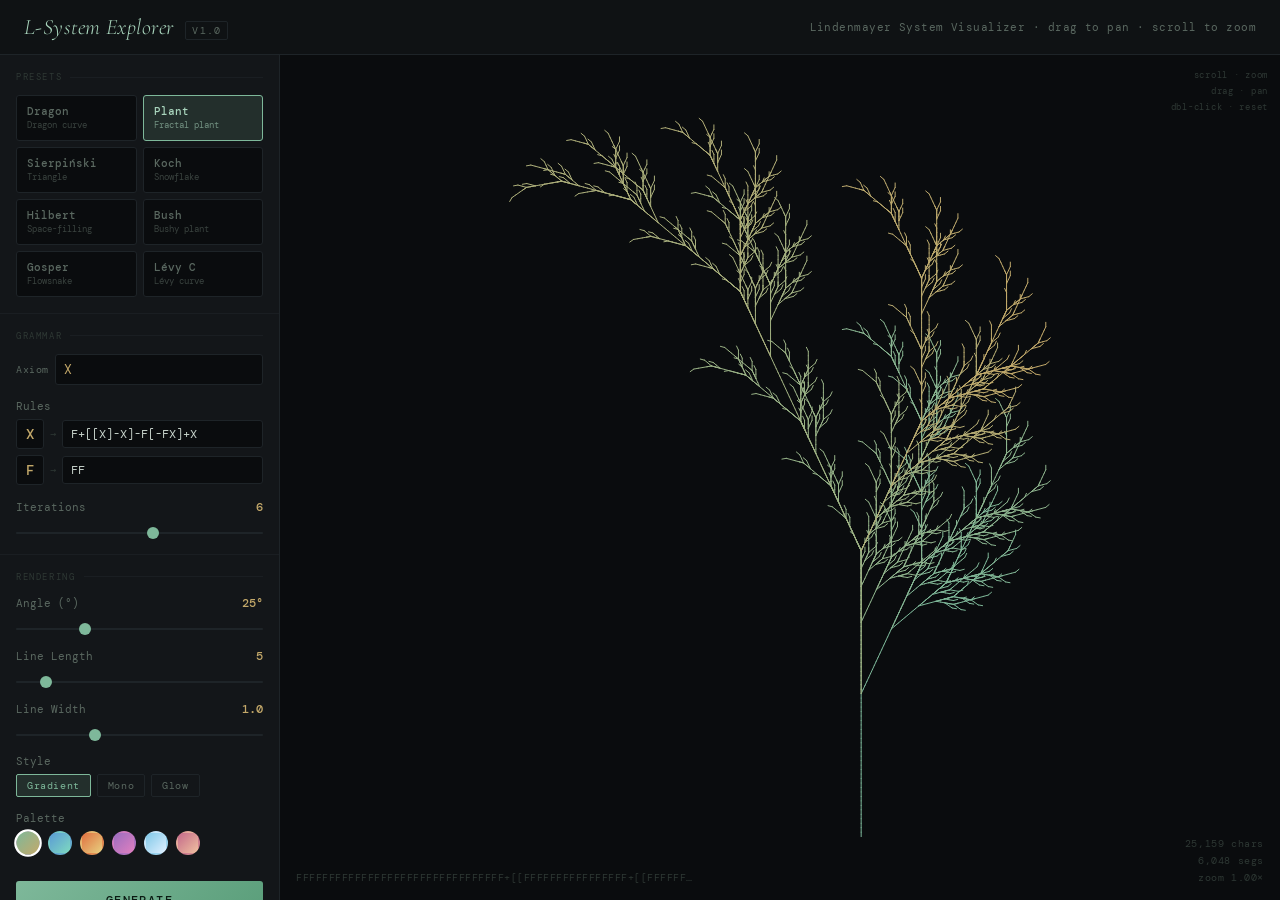
<file: index.html>
<!DOCTYPE html>
<html lang="en">
<head>
<meta charset="UTF-8">
<meta name="viewport" content="width=device-width, initial-scale=1.0">
<title>L-System Explorer</title>
<link href="https://fonts.googleapis.com/css2?family=DM+Mono:ital,wght@0,300;0,400;0,500;1,300&family=Cormorant+Garamond:ital,wght@0,300;0,400;1,300&display=swap" rel="stylesheet">
<style>
  *, *::before, *::after { box-sizing: border-box; margin: 0; padding: 0; }

  :root {
    --bg: #0a0c0e;
    --surface: #0f1214;
    --panel: #131619;
    --border: #1e2428;
    --border-soft: #1a1e22;
    --text: #c8d4cc;
    --text-dim: #5a6860;
    --text-faint: #2e3834;
    --accent: #7eb89a;
    --accent-bright: #a8d4bc;
    --accent-glow: rgba(126, 184, 154, 0.15);
    --gold: #c4a96a;
    --gold-dim: #6b5a32;
    --red: #c46a6a;
    --mono: 'DM Mono', monospace;
    --serif: 'Cormorant Garamond', serif;
  }

  html, body {
    height: 100%;
    background: var(--bg);
    color: var(--text);
    font-family: var(--mono);
    font-size: 13px;
    overflow: hidden;
  }

  body { display: flex; flex-direction: column; }

  /* Header */
  header {
    display: flex;
    align-items: center;
    justify-content: space-between;
    padding: 14px 24px;
    border-bottom: 1px solid var(--border);
    background: var(--surface);
    flex-shrink: 0;
    gap: 16px;
  }

  .header-left {
    display: flex;
    align-items: baseline;
    gap: 12px;
  }

  h1 {
    font-family: var(--serif);
    font-weight: 300;
    font-style: italic;
    font-size: 22px;
    color: var(--accent-bright);
    letter-spacing: 0.02em;
    white-space: nowrap;
  }

  .version-tag {
    font-size: 10px;
    color: var(--text-dim);
    letter-spacing: 0.12em;
    text-transform: uppercase;
    border: 1px solid var(--border);
    padding: 2px 6px;
    border-radius: 2px;
  }

  .header-info {
    font-size: 11px;
    color: var(--text-dim);
    letter-spacing: 0.04em;
  }

  /* Main layout */
  .main {
    display: flex;
    flex: 1;
    overflow: hidden;
  }

  /* Left panel */
  .panel {
    width: 280px;
    flex-shrink: 0;
    background: var(--panel);
    border-right: 1px solid var(--border);
    display: flex;
    flex-direction: column;
    overflow: hidden;
  }

  .panel-section {
    border-bottom: 1px solid var(--border-soft);
    padding: 16px;
  }

  .panel-section:last-child { border-bottom: none; flex: 1; overflow-y: auto; }

  .section-label {
    font-size: 9px;
    letter-spacing: 0.18em;
    text-transform: uppercase;
    color: var(--text-faint);
    margin-bottom: 12px;
    display: flex;
    align-items: center;
    gap: 8px;
  }
  .section-label::after {
    content: '';
    flex: 1;
    height: 1px;
    background: var(--border-soft);
  }

  /* Presets */
  .preset-grid {
    display: grid;
    grid-template-columns: 1fr 1fr;
    gap: 6px;
  }

  .preset-btn {
    background: var(--bg);
    border: 1px solid var(--border);
    color: var(--text-dim);
    font-family: var(--mono);
    font-size: 11px;
    padding: 8px 10px;
    cursor: pointer;
    border-radius: 3px;
    text-align: left;
    transition: all 0.15s;
    line-height: 1.3;
  }

  .preset-btn:hover {
    border-color: var(--accent);
    color: var(--accent);
    background: var(--accent-glow);
  }

  .preset-btn.active {
    border-color: var(--accent);
    color: var(--accent-bright);
    background: var(--accent-glow);
  }

  .preset-name {
    display: block;
    font-weight: 500;
  }
  .preset-desc {
    display: block;
    font-size: 9px;
    opacity: 0.6;
    margin-top: 2px;
  }

  /* Controls */
  .control-group {
    margin-bottom: 14px;
  }

  .control-group:last-child { margin-bottom: 0; }

  .control-label {
    display: flex;
    justify-content: space-between;
    align-items: center;
    margin-bottom: 6px;
    font-size: 11px;
    color: var(--text-dim);
  }

  .control-value {
    color: var(--gold);
    font-weight: 500;
    font-size: 12px;
    min-width: 40px;
    text-align: right;
  }

  input[type="range"] {
    width: 100%;
    -webkit-appearance: none;
    height: 2px;
    background: var(--border);
    border-radius: 1px;
    outline: none;
    cursor: pointer;
  }

  input[type="range"]::-webkit-slider-thumb {
    -webkit-appearance: none;
    width: 12px;
    height: 12px;
    background: var(--accent);
    border-radius: 50%;
    cursor: pointer;
    transition: background 0.15s;
  }

  input[type="range"]::-webkit-slider-thumb:hover {
    background: var(--accent-bright);
  }

  /* Rules editor */
  .rules-container { display: flex; flex-direction: column; gap: 6px; }

  .rule-row {
    display: flex;
    align-items: center;
    gap: 6px;
  }

  .rule-symbol {
    width: 28px;
    flex-shrink: 0;
    text-align: center;
    color: var(--gold);
    font-weight: 500;
    font-size: 14px;
    background: var(--bg);
    border: 1px solid var(--border);
    border-radius: 3px;
    padding: 5px 0;
    font-family: var(--mono);
  }

  .arrow {
    color: var(--text-faint);
    font-size: 10px;
    flex-shrink: 0;
  }

  .rule-input {
    flex: 1;
    background: var(--bg);
    border: 1px solid var(--border);
    color: var(--text);
    font-family: var(--mono);
    font-size: 12px;
    padding: 5px 8px;
    border-radius: 3px;
    outline: none;
    transition: border-color 0.15s;
  }

  .rule-input:focus { border-color: var(--accent); }

  .axiom-row {
    display: flex;
    gap: 6px;
    align-items: center;
  }

  .axiom-label {
    font-size: 10px;
    color: var(--text-dim);
    white-space: nowrap;
    letter-spacing: 0.06em;
  }

  .axiom-input {
    flex: 1;
    background: var(--bg);
    border: 1px solid var(--border);
    color: var(--gold);
    font-family: var(--mono);
    font-size: 13px;
    padding: 6px 8px;
    border-radius: 3px;
    outline: none;
    transition: border-color 0.15s;
    letter-spacing: 0.05em;
  }
  .axiom-input:focus { border-color: var(--gold-dim); }

  /* Generate button */
  .gen-btn {
    width: 100%;
    background: linear-gradient(135deg, var(--accent) 0%, #5a9e7a 100%);
    border: none;
    color: #0a1a12;
    font-family: var(--mono);
    font-size: 12px;
    font-weight: 500;
    letter-spacing: 0.12em;
    text-transform: uppercase;
    padding: 11px;
    cursor: pointer;
    border-radius: 3px;
    transition: all 0.15s;
    margin-top: 12px;
  }

  .gen-btn:hover {
    background: linear-gradient(135deg, var(--accent-bright) 0%, var(--accent) 100%);
    transform: translateY(-1px);
    box-shadow: 0 4px 16px rgba(126, 184, 154, 0.25);
  }

  .gen-btn:active { transform: translateY(0); }

  /* Color controls */
  .color-row {
    display: flex;
    gap: 8px;
    align-items: center;
    flex-wrap: wrap;
    margin-bottom: 10px;
  }

  .color-chip {
    width: 24px;
    height: 24px;
    border-radius: 50%;
    cursor: pointer;
    border: 2px solid transparent;
    transition: all 0.15s;
    flex-shrink: 0;
  }

  .color-chip.active,
  .color-chip:hover {
    border-color: white;
    transform: scale(1.15);
  }

  /* Canvas area */
  .canvas-wrap {
    flex: 1;
    position: relative;
    overflow: hidden;
    background: var(--bg);
  }

  canvas {
    position: absolute;
    top: 0; left: 0;
    width: 100%; height: 100%;
    cursor: grab;
  }

  canvas:active { cursor: grabbing; }

  /* HUD overlay */
  .hud {
    position: absolute;
    bottom: 16px;
    right: 16px;
    display: flex;
    flex-direction: column;
    gap: 4px;
    text-align: right;
    pointer-events: none;
  }

  .hud-line {
    font-size: 10px;
    color: var(--text-faint);
    letter-spacing: 0.06em;
  }

  .hud-line span { color: var(--text-dim); }

  .string-preview {
    position: absolute;
    bottom: 16px;
    left: 16px;
    font-size: 10px;
    color: var(--text-faint);
    max-width: 400px;
    overflow: hidden;
    white-space: nowrap;
    text-overflow: ellipsis;
    letter-spacing: 0.05em;
    pointer-events: none;
  }

  /* Controls hint */
  .controls-hint {
    position: absolute;
    top: 12px;
    right: 12px;
    font-size: 9px;
    color: var(--text-faint);
    letter-spacing: 0.08em;
    text-align: right;
    line-height: 1.8;
    pointer-events: none;
  }

  /* Scrollbar */
  ::-webkit-scrollbar { width: 4px; }
  ::-webkit-scrollbar-track { background: transparent; }
  ::-webkit-scrollbar-thumb { background: var(--border); border-radius: 2px; }

  /* Generating indicator */
  @keyframes pulse {
    0%, 100% { opacity: 0.5; }
    50% { opacity: 1; }
  }
  .generating {
    animation: pulse 0.8s ease-in-out infinite;
    color: var(--accent) !important;
  }

  .toggle-row {
    display: flex;
    gap: 6px;
    flex-wrap: wrap;
  }

  .toggle-btn {
    font-family: var(--mono);
    font-size: 10px;
    letter-spacing: 0.06em;
    padding: 4px 10px;
    border-radius: 2px;
    border: 1px solid var(--border);
    background: transparent;
    color: var(--text-dim);
    cursor: pointer;
    transition: all 0.15s;
  }
  .toggle-btn.active {
    background: var(--accent-glow);
    border-color: var(--accent);
    color: var(--accent);
  }
  .toggle-btn:hover:not(.active) {
    border-color: var(--text-faint);
    color: var(--text);
  }
</style>
</head>
<body>

<header>
  <div class="header-left">
    <h1>L-System Explorer</h1>
    <span class="version-tag">v1.0</span>
  </div>
  <div class="header-info">Lindenmayer System Visualizer · drag to pan · scroll to zoom</div>
</header>

<div class="main">
  <div class="panel">

    <div class="panel-section">
      <div class="section-label">Presets</div>
      <div class="preset-grid" id="presetGrid"></div>
    </div>

    <div class="panel-section">
      <div class="section-label">Grammar</div>

      <div class="control-group">
        <div class="axiom-row">
          <span class="axiom-label">Axiom</span>
          <input type="text" class="axiom-input" id="axiomInput" value="F">
        </div>
      </div>

      <div class="control-group">
        <div class="control-label"><span>Rules</span></div>
        <div class="rules-container" id="rulesContainer"></div>
      </div>

      <div class="control-group">
        <div class="control-label">
          <span>Iterations</span>
          <span class="control-value" id="iterVal">5</span>
        </div>
        <input type="range" id="iterSlider" min="1" max="10" value="5">
      </div>
    </div>

    <div class="panel-section">
      <div class="section-label">Rendering</div>

      <div class="control-group">
        <div class="control-label">
          <span>Angle (°)</span>
          <span class="control-value" id="angleVal">25°</span>
        </div>
        <input type="range" id="angleSlider" min="1" max="90" value="25">
      </div>

      <div class="control-group">
        <div class="control-label">
          <span>Line Length</span>
          <span class="control-value" id="lenVal">8</span>
        </div>
        <input type="range" id="lenSlider" min="1" max="40" value="8">
      </div>

      <div class="control-group">
        <div class="control-label">
          <span>Line Width</span>
          <span class="control-value" id="widthVal">1.0</span>
        </div>
        <input type="range" id="widthSlider" min="1" max="30" value="10">
      </div>

      <div class="control-group">
        <div class="control-label"><span>Style</span></div>
        <div class="toggle-row">
          <button class="toggle-btn active" id="colorToggle" onclick="toggleColor()">Gradient</button>
          <button class="toggle-btn" id="monoToggle" onclick="toggleMono()">Mono</button>
          <button class="toggle-btn" id="glowToggle" onclick="toggleGlow()">Glow</button>
        </div>
      </div>

      <div class="control-group">
        <div class="control-label"><span>Palette</span></div>
        <div class="color-row" id="colorRow"></div>
      </div>

      <button class="gen-btn" onclick="generate()">Generate</button>
    </div>

  </div>

  <div class="canvas-wrap">
    <canvas id="canvas"></canvas>
    <div class="controls-hint">
      scroll · zoom<br>
      drag · pan<br>
      dbl-click · reset
    </div>
    <div class="hud">
      <div class="hud-line" id="hudString">— chars</div>
      <div class="hud-line" id="hudLines">— segments</div>
      <div class="hud-line" id="hudZoom">zoom 1.00×</div>
    </div>
    <div class="string-preview" id="stringPreview"></div>
  </div>
</div>

<script>
// ─── Presets ───────────────────────────────────────────────────────────────
const PRESETS = [
  {
    name: "Dragon",
    desc: "Dragon curve",
    axiom: "FX",
    rules: { X: "X+YF+", Y: "-FX-Y" },
    angle: 90, len: 6, iter: 12, width: 1
  },
  {
    name: "Plant",
    desc: "Fractal plant",
    axiom: "X",
    rules: { X: "F+[[X]-X]-F[-FX]+X", F: "FF" },
    angle: 25, len: 5, iter: 6, width: 1
  },
  {
    name: "Sierpiński",
    desc: "Triangle",
    axiom: "F-G-G",
    rules: { F: "F-G+F+G-F", G: "GG" },
    angle: 120, len: 6, iter: 7, width: 1
  },
  {
    name: "Koch",
    desc: "Snowflake",
    axiom: "F--F--F",
    rules: { F: "F+F--F+F" },
    angle: 60, len: 5, iter: 5, width: 1
  },
  {
    name: "Hilbert",
    desc: "Space-filling",
    axiom: "A",
    rules: { A: "+BF-AFA-FB+", B: "-AF+BFB+FA-" },
    angle: 90, len: 8, iter: 6, width: 1
  },
  {
    name: "Bush",
    desc: "Bushy plant",
    axiom: "Y",
    rules: { X: "X[-FFF][+FFF]FX", Y: "YFX[+Y][-Y]" },
    angle: 25.7, len: 5, iter: 5, width: 1.5
  },
  {
    name: "Gosper",
    desc: "Flowsnake",
    axiom: "A",
    rules: { A: "A+B++B-A--AA-B+", B: "-A+BB++B+A--A-B" },
    angle: 60, len: 6, iter: 5, width: 1
  },
  {
    name: "Lévy C",
    desc: "Lévy curve",
    axiom: "F",
    rules: { F: "+F--F+" },
    angle: 45, len: 5, iter: 12, width: 1
  },
];

// ─── Palettes ──────────────────────────────────────────────────────────────
const PALETTES = [
  { name: "Forest",  start: "#7eb89a", end: "#c4a96a" },
  { name: "Ocean",   start: "#5b9bd5", end: "#7ed9c0" },
  { name: "Ember",   start: "#e07040", end: "#e8d080" },
  { name: "Violet",  start: "#9b6dbf", end: "#e080c0" },
  { name: "Frost",   start: "#80c8e8", end: "#e0f0ff" },
  { name: "Rose",    start: "#c46a8a", end: "#f0c0a0" },
];

// ─── State ─────────────────────────────────────────────────────────────────
let state = {
  preset: 1,
  palette: 0,
  useGradient: true,
  useMono: false,
  useGlow: false,
  currentString: "",
  pan: { x: 0, y: 0 },
  zoom: 1,
  dragging: false,
  lastMouse: { x: 0, y: 0 },
};

// ─── DOM refs ──────────────────────────────────────────────────────────────
const canvas = document.getElementById('canvas');
const ctx = canvas.getContext('2d');
const axiomInput = document.getElementById('axiomInput');
const iterSlider = document.getElementById('iterSlider');
const iterVal = document.getElementById('iterVal');
const angleSlider = document.getElementById('angleSlider');
const angleVal = document.getElementById('angleVal');
const lenSlider = document.getElementById('lenSlider');
const lenVal = document.getElementById('lenVal');
const widthSlider = document.getElementById('widthSlider');
const widthVal = document.getElementById('widthVal');
const rulesContainer = document.getElementById('rulesContainer');
const hudString = document.getElementById('hudString');
const hudLines = document.getElementById('hudLines');
const hudZoom = document.getElementById('hudZoom');
const stringPreview = document.getElementById('stringPreview');

// ─── Build UI ──────────────────────────────────────────────────────────────
function buildPresets() {
  const grid = document.getElementById('presetGrid');
  PRESETS.forEach((p, i) => {
    const btn = document.createElement('button');
    btn.className = 'preset-btn' + (i === state.preset ? ' active' : '');
    btn.innerHTML = `<span class="preset-name">${p.name}</span><span class="preset-desc">${p.desc}</span>`;
    btn.onclick = () => loadPreset(i);
    grid.appendChild(btn);
  });
}

function buildPalettes() {
  const row = document.getElementById('colorRow');
  PALETTES.forEach((p, i) => {
    const chip = document.createElement('div');
    chip.className = 'color-chip' + (i === state.palette ? ' active' : '');
    chip.style.background = `linear-gradient(135deg, ${p.start}, ${p.end})`;
    chip.title = p.name;
    chip.onclick = () => {
      state.palette = i;
      document.querySelectorAll('.color-chip').forEach((c, j) =>
        c.classList.toggle('active', j === i));
      generate();
    };
    row.appendChild(chip);
  });
}

function buildRules(rules) {
  rulesContainer.innerHTML = '';
  Object.entries(rules).forEach(([sym, prod]) => {
    const row = document.createElement('div');
    row.className = 'rule-row';
    row.innerHTML = `
      <input type="text" class="rule-symbol" value="${sym}" maxlength="1" data-sym>
      <span class="arrow">→</span>
      <input type="text" class="rule-input" value="${prod}" data-prod>`;
    rulesContainer.appendChild(row);
  });
}

function getRules() {
  const rules = {};
  rulesContainer.querySelectorAll('.rule-row').forEach(row => {
    const sym = row.querySelector('[data-sym]').value.trim();
    const prod = row.querySelector('[data-prod]').value.trim();
    if (sym) rules[sym] = prod;
  });
  return rules;
}

// ─── Load preset ───────────────────────────────────────────────────────────
function loadPreset(i) {
  state.preset = i;
  document.querySelectorAll('.preset-btn').forEach((b, j) =>
    b.classList.toggle('active', j === i));
  const p = PRESETS[i];
  axiomInput.value = p.axiom;
  buildRules(p.rules);
  iterSlider.value = p.iter;
  iterVal.textContent = p.iter;
  angleSlider.value = p.angle;
  angleVal.textContent = Math.round(p.angle) + '°';
  lenSlider.value = p.len;
  lenVal.textContent = p.len;
  widthSlider.value = p.width * 10;
  widthVal.textContent = p.width.toFixed(1);
  generate();
}

// ─── L-System string generation ───────────────────────────────────────────
function expandLSystem(axiom, rules, iters) {
  let s = axiom;
  for (let i = 0; i < iters; i++) {
    let next = '';
    for (const ch of s) {
      next += rules[ch] !== undefined ? rules[ch] : ch;
      if (next.length > 2_000_000) { next += '…'; break; }
    }
    s = next;
    if (s.length > 2_000_000) break;
  }
  return s;
}

// ─── Turtle drawing ────────────────────────────────────────────────────────
function turtleDraw(str, angle, len) {
  const stack = [];
  let x = 0, y = 0, dir = -Math.PI / 2;
  const segments = [];
  const rad = angle * Math.PI / 180;

  for (const ch of str) {
    switch (ch) {
      case 'F': case 'G': {
        const nx = x + Math.cos(dir) * len;
        const ny = y + Math.sin(dir) * len;
        segments.push({ x1: x, y1: y, x2: nx, y2: ny });
        x = nx; y = ny;
        break;
      }
      case 'f': {
        x += Math.cos(dir) * len;
        y += Math.sin(dir) * len;
        break;
      }
      case '+': dir += rad; break;
      case '-': dir -= rad; break;
      case '[': stack.push({ x, y, dir }); break;
      case ']': if (stack.length) { ({ x, y, dir } = stack.pop()); } break;
      case '|': dir += Math.PI; break;
    }
  }
  return segments;
}

// ─── Rendering ─────────────────────────────────────────────────────────────
function render(segments) {
  const W = canvas.width, H = canvas.height;
  ctx.clearRect(0, 0, W, H);

  if (!segments || segments.length === 0) return;

  // Bounding box
  let minX = Infinity, minY = Infinity, maxX = -Infinity, maxY = -Infinity;
  for (const s of segments) {
    minX = Math.min(minX, s.x1, s.x2);
    minY = Math.min(minY, s.y1, s.y2);
    maxX = Math.max(maxX, s.x1, s.x2);
    maxY = Math.max(maxY, s.y1, s.y2);
  }

  const pw = maxX - minX, ph = maxY - minY;
  const fitScale = Math.min((W * 0.85) / (pw || 1), (H * 0.85) / (ph || 1));

  // Transform for current pan/zoom
  ctx.save();
  ctx.translate(W / 2 + state.pan.x, H / 2 + state.pan.y);
  ctx.scale(state.zoom * fitScale, state.zoom * fitScale);
  ctx.translate(-(minX + pw / 2), -(minY + ph / 2));

  const palette = PALETTES[state.palette];
  const n = segments.length;
  const lw = parseFloat(widthVal.textContent) / fitScale / state.zoom;

  if (state.useGlow) {
    ctx.shadowBlur = 4 / fitScale / state.zoom;
    ctx.shadowColor = palette.start;
  }

  // Draw as one gradient path for speed if no glow, else per segment
  if (state.useGradient && !state.useGlow && n > 1) {
    // Batch by color buckets
    const BUCKETS = Math.min(n, 200);
    const bucketSize = Math.ceil(n / BUCKETS);
    for (let b = 0; b < BUCKETS; b++) {
      const t = b / (BUCKETS - 1);
      const color = lerpColor(palette.start, palette.end, t);
      ctx.strokeStyle = color;
      ctx.lineWidth = lw;
      ctx.lineCap = 'round';
      ctx.beginPath();
      const start = b * bucketSize;
      const end = Math.min(start + bucketSize, n);
      for (let i = start; i < end; i++) {
        const seg = segments[i];
        ctx.moveTo(seg.x1, seg.y1);
        ctx.lineTo(seg.x2, seg.y2);
      }
      ctx.stroke();
    }
  } else {
    const color = state.useMono ? palette.start : palette.start;
    ctx.strokeStyle = color;
    ctx.lineWidth = lw;
    ctx.lineCap = 'round';
    ctx.beginPath();
    for (const seg of segments) {
      ctx.moveTo(seg.x1, seg.y1);
      ctx.lineTo(seg.x2, seg.y2);
    }
    ctx.stroke();
  }

  ctx.restore();
}

function lerpColor(c1, c2, t) {
  const parse = c => {
    const n = parseInt(c.slice(1), 16);
    return [(n >> 16) & 255, (n >> 8) & 255, n & 255];
  };
  const [r1, g1, b1] = parse(c1);
  const [r2, g2, b2] = parse(c2);
  const r = Math.round(r1 + (r2 - r1) * t);
  const g = Math.round(g1 + (g2 - g1) * t);
  const b = Math.round(b1 + (b2 - b1) * t);
  return `rgb(${r},${g},${b})`;
}

// ─── Generate ──────────────────────────────────────────────────────────────
let cachedSegments = [];

function generate() {
  hudString.classList.add('generating');
  hudString.textContent = 'computing…';

  setTimeout(() => {
    const axiom = axiomInput.value.trim() || 'F';
    const rules = getRules();
    const iters = parseInt(iterSlider.value);
    const angle = parseFloat(angleSlider.value);
    const len = parseFloat(lenSlider.value);

    const str = expandLSystem(axiom, rules, iters);
    state.currentString = str;

    const segments = turtleDraw(str, angle, len);
    cachedSegments = segments;

    hudString.classList.remove('generating');
    hudString.textContent = `${str.length.toLocaleString()} chars`;
    hudLines.textContent = `${segments.length.toLocaleString()} segs`;
    stringPreview.textContent = str.length > 120 ? str.slice(0, 120) + '…' : str;

    state.pan = { x: 0, y: 0 };
    state.zoom = 1;
    hudZoom.textContent = 'zoom 1.00×';

    render(cachedSegments);
  }, 20);
}

// ─── Style toggles ─────────────────────────────────────────────────────────
function toggleColor() {
  state.useGradient = true; state.useMono = false;
  document.getElementById('colorToggle').classList.add('active');
  document.getElementById('monoToggle').classList.remove('active');
  render(cachedSegments);
}
function toggleMono() {
  state.useGradient = false; state.useMono = true;
  document.getElementById('monoToggle').classList.add('active');
  document.getElementById('colorToggle').classList.remove('active');
  render(cachedSegments);
}
function toggleGlow() {
  state.useGlow = !state.useGlow;
  document.getElementById('glowToggle').classList.toggle('active', state.useGlow);
  render(cachedSegments);
}

// ─── Sliders live update ───────────────────────────────────────────────────
iterSlider.addEventListener('input', () => { iterVal.textContent = iterSlider.value; });
angleSlider.addEventListener('input', () => {
  angleVal.textContent = angleSlider.value + '°';
  if (cachedSegments.length) {
    cachedSegments = turtleDraw(state.currentString, parseFloat(angleSlider.value), parseFloat(lenSlider.value));
    render(cachedSegments);
  }
});
lenSlider.addEventListener('input', () => {
  lenVal.textContent = lenSlider.value;
  if (cachedSegments.length) {
    cachedSegments = turtleDraw(state.currentString, parseFloat(angleSlider.value), parseFloat(lenSlider.value));
    render(cachedSegments);
  }
});
widthSlider.addEventListener('input', () => {
  widthVal.textContent = (parseInt(widthSlider.value) / 10).toFixed(1);
  render(cachedSegments);
});

// ─── Canvas resize ─────────────────────────────────────────────────────────
function resizeCanvas() {
  const wrap = canvas.parentElement;
  canvas.width = wrap.clientWidth;
  canvas.height = wrap.clientHeight;
  render(cachedSegments);
}
window.addEventListener('resize', resizeCanvas);

// ─── Pan & Zoom ────────────────────────────────────────────────────────────
canvas.addEventListener('mousedown', e => {
  state.dragging = true;
  state.lastMouse = { x: e.clientX, y: e.clientY };
});
window.addEventListener('mouseup', () => { state.dragging = false; });
window.addEventListener('mousemove', e => {
  if (!state.dragging) return;
  state.pan.x += e.clientX - state.lastMouse.x;
  state.pan.y += e.clientY - state.lastMouse.y;
  state.lastMouse = { x: e.clientX, y: e.clientY };
  render(cachedSegments);
});
canvas.addEventListener('wheel', e => {
  e.preventDefault();
  const factor = e.deltaY < 0 ? 1.12 : 0.88;
  state.zoom = Math.max(0.05, Math.min(state.zoom * factor, 80));
  hudZoom.textContent = 'zoom ' + state.zoom.toFixed(2) + '×';
  render(cachedSegments);
}, { passive: false });
canvas.addEventListener('dblclick', () => {
  state.pan = { x: 0, y: 0 };
  state.zoom = 1;
  hudZoom.textContent = 'zoom 1.00×';
  render(cachedSegments);
});

// ─── Init ──────────────────────────────────────────────────────────────────
buildPresets();
buildPalettes();
resizeCanvas();
loadPreset(1); // Fractal plant default
</script>
</body>
</html>
</file>
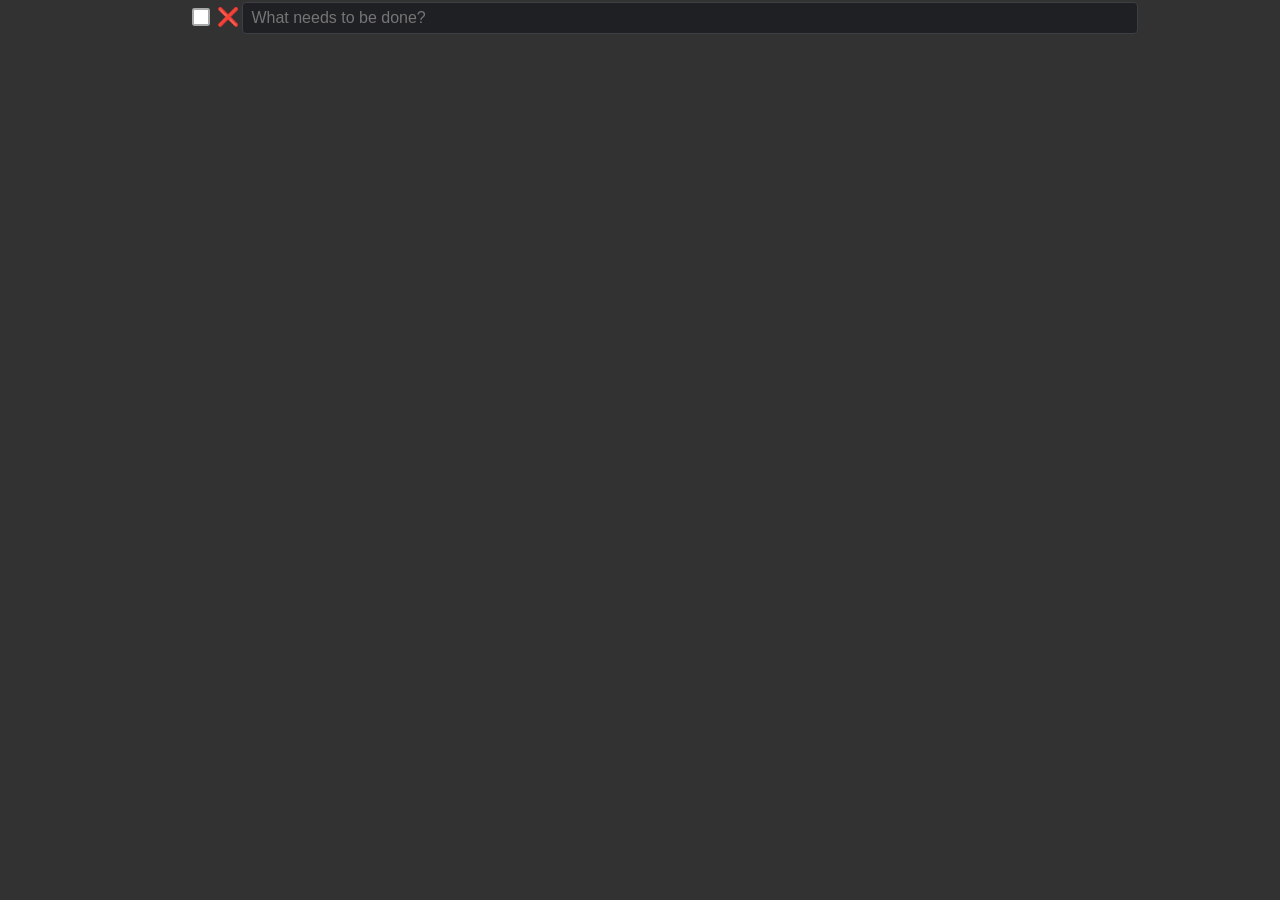
<file: todo.html>
<!DOCTYPE html>
<html lang="en">
  <head>
    <meta charset="UTF-8">
    <meta name="viewport" content="width=device-width, initial-scale=1">
    <title>Vannila TODO List</title>
    <link href="css/style.css" rel="stylesheet">
    <!-- <script src="https://cdnjs.cloudflare.com/ajax/libs/jquery/3.7.1/jquery.min.js" integrity="sha512-v2CJ7UaYy4JwqLDIrZUI/4hqeoQieOmAZNXBeQyjo21dadnwR+8ZaIJVT8EE2iyI61OV8e6M8PP2/4hpQINQ/g==" crossorigin="anonymous" referrerpolicy="no-referrer"></script> -->
  </head>
  <body>
    <div class="container">
      <div class="todo-container">
        <ul id="todo-list">
          <li class="todo-item">
            <!-- <button type="button" class="todo-check-btn"></button> -->
            <input class="todo-check-btn" type="checkbox" />
            <!-- ☑️ -->
            <button type="button" class="todo-rmv-btn"></button>
            <input class="todo-input" type="text" value="Edit me!" />
          </li>
        </ul>
      </div>
    </div>

    <script type="module" src="./modules/helpers.js"></script>
    <script type="module" src="./modules/store.js"></script>
    <script type="module" src="./main.js"></script>
  </body>
</html>
</file>
<file: css/style.css>
/* {"color100":"#f0f6fc","color200":"#c9d1d9","color300":"#b1bac4","color400":"#8b949e","color500":"#6e7681","color600":"#484f58","color700":"#30363d","color800":"#21262d","color900":"#161b22","color1000":"#0d1117"} */
*{
  margin: 0;
  padding: 0;
}

body {
  background-color: #323232;
}

.container {
  width: 100%;
  margin: auto;
}

.todo-container {
  margin: auto;
  width: 70%;
}

.todo-list {
  list-style: none;
}

.todo-item {
  display: flex;
  justify-content: space-evenly;
  align-items: center;
}

.todo-input {
  display: inline-block;
  box-sizing: border-box;
  padding: 6px 8px;
  font-size: 16px;
  color: rgb(247, 248, 248);
  appearance: none;
  transition: background 0.15s ease 0s;
  margin-top: 2px;
  min-width: 100%;
  background: rgb(31, 32, 35);
  border: 1px solid rgb(60, 63, 68);
  border-radius: 4px;
}

.todo-input:focus {
  outline: none;
  box-shadow: none;
  background: rgb(31, 32, 35);
  border: 1px solid rgb(100, 153, 255);
  border-radius: 4px;
  /* border-color: rgb(100, 153, 255); */
}

.todo-rmv-btn {
  position: relative;
  display: inline-block;
  outline: 0;
  cursor: pointer;
  border: none;
  background: 0 0;
  padding: 2px;
  font-size: 18px;
  height: 32px;
  margin-right: 5px;
  width: 22px;
}

.todo-rmv-btn::after {
  content: "❌";
}

/* input[type=checkbox] + label { */
/*   display: block; */
/*   margin: 0.2em; */
/*   cursor: pointer; */
/*   padding: 0.2em; */
/* } */

/* input[type=checkbox] { */
/*   display: none; */
/* } */

input[type="checkbox"] {
  appearance: none;
  background-color: #fff;
  margin-right: 5px;
  font: inherit;
  color: white;
  width: 1.15em;
  height: 1.15em;
  border: 2px solid darkgrey;
  border-radius: 0.15em;
  display: grid;
  place-content: center;
}

input[type="checkbox"]::before {
  content: "";
  width: 0.65em;
  height: 0.65em;
  transform: scale(0);
  transition: 120ms transform ease-in-out;
  box-shadow: inset 1em 1em black;
  transform-origin: bottom left;
  clip-path: polygon(14% 44%, 0 65%, 50% 100%, 100% 16%, 80% 0%, 43% 62%);
  margin: 2px;
}

input[type="checkbox"]:checked::before {
  transform: scale(1);
}

input[type="checkbox"]:focus {
  outline: max(2px, 0.15em) solid currentColor;
  outline-offset: max(2px, 0.15em);
}

/* .todo-check-btn::after { */
/*   content: "✅"; */
/* } */

.todo-finished {
  text-decoration: line-through rgba(255,255,255,0.6);
  color: #d7d7d7;
}

#add-btn {
  display: inline-block;
  outline: none;
  cursor: pointer;
  font-size: 14px;
  line-height: 1;
  border-radius: 500px;
  transition-property: background-color,border-color,color,box-shadow,filter;
  transition-duration: .3s;
  border: 1px solid transparent;
  letter-spacing: 2px;
  min-width: 160px;
  text-transform: uppercase;
  white-space: normal;
  font-weight: 700;
  text-align: center;
  padding: 16px 14px 18px;
  color: #616467;
  box-shadow: inset 0 0 0 2px #616467;
  background-color: transparent;
  height: 48px;
  width: 2em;
  margin: auto;
}

#add-btn:hover {
  color: #fff;
  background-color: #616467;
}
</file>
